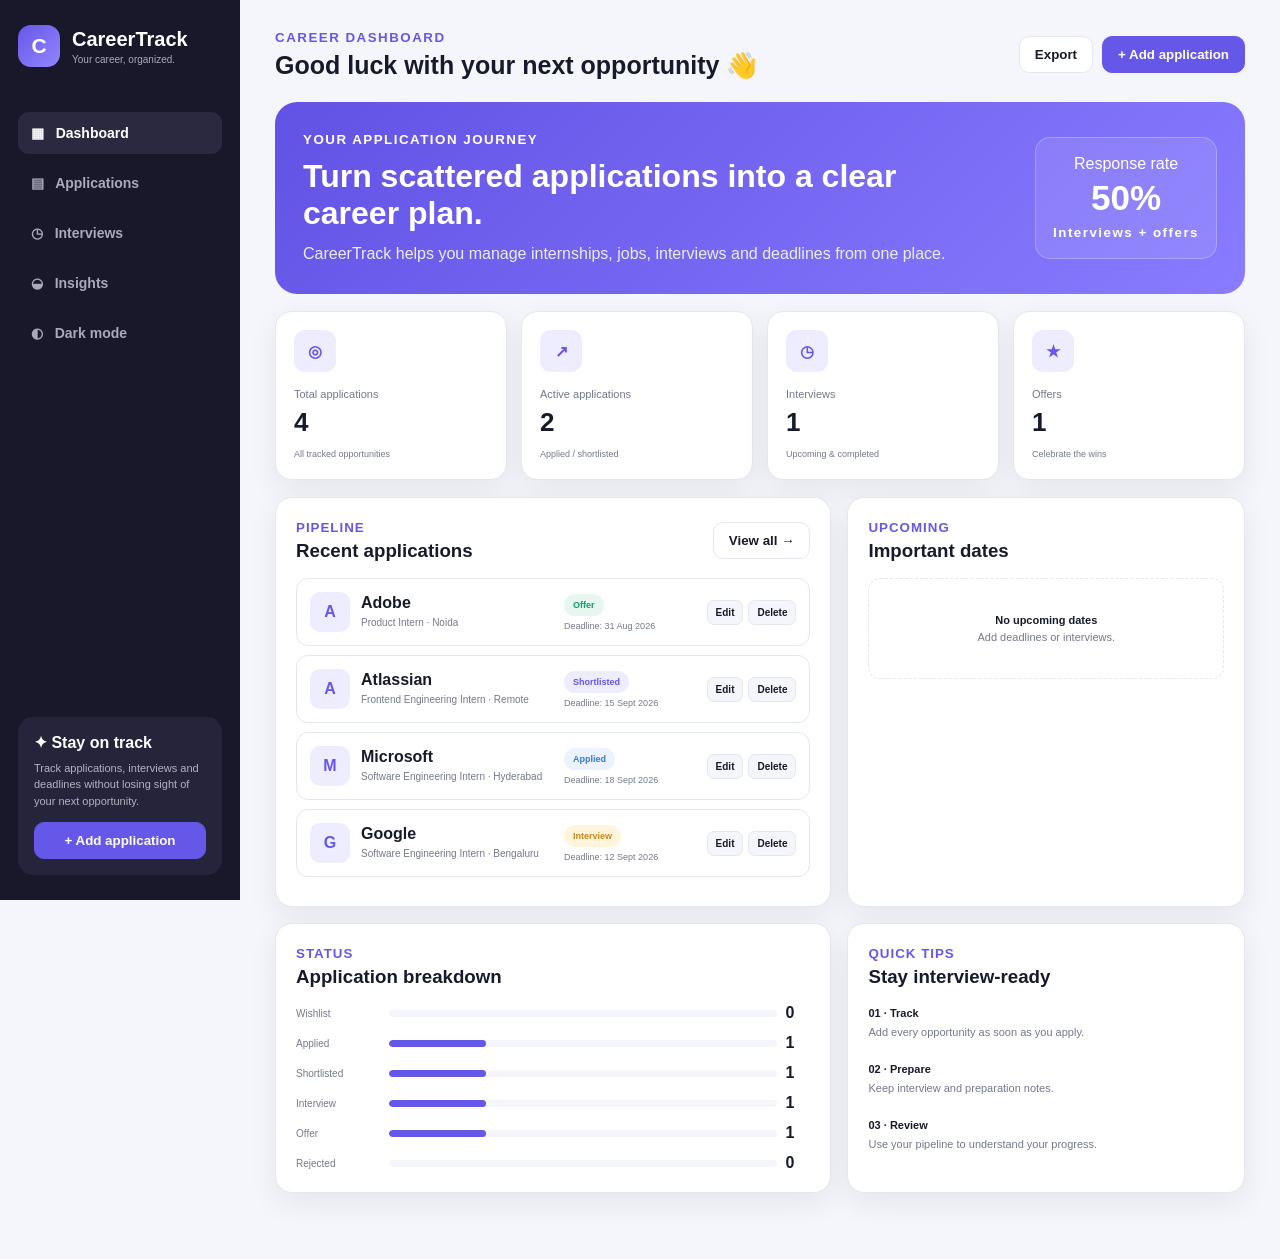
<file: index.html>
<!DOCTYPE html>
<html lang="en">
<head>
<meta charset="UTF-8">
<meta name="viewport" content="width=device-width, initial-scale=1.0">
<title>CareerTrack</title>

<link rel="stylesheet" href="style.css">
</head>

<body>

<aside class="sidebar">

    <div class="logo">
        <div class="logo-icon">C</div>
        <div>
            <h2>CareerTrack</h2>
            <p>Your career, organized.</p>
        </div>
    </div>

    <nav class="nav">

        <button class="active" onclick="showPage('dashboard', this)">
            ▦ &nbsp; Dashboard
        </button>

        <button onclick="showPage('applications', this)">
            ▤ &nbsp; Applications
        </button>

        <button onclick="showPage('interviews', this)">
            ◷ &nbsp; Interviews
        </button>

        <button onclick="showPage('insights', this)">
            ◒ &nbsp; Insights
        </button>

        <button onclick="toggleDarkMode()">
            ◐ &nbsp; Dark mode
        </button>

    </nav>

    <div class="sidebar-bottom">
        <strong>✦ Stay on track</strong>
        <p>
            Track applications, interviews and deadlines
            without losing sight of your next opportunity.
        </p>

        <button class="btn btn-primary" style="width:100%"
                onclick="openModal()">
            + Add application
        </button>
    </div>

</aside>

<main class="main">

    <header class="header">

        <div>
            <small>CAREER DASHBOARD</small>
            <h1 id="pageHeading">
                Good luck with your next opportunity 👋
            </h1>
        </div>

        <div class="header-actions">

            <button class="btn" onclick="exportData()">
                Export
            </button>

            <button class="btn btn-primary" onclick="openModal()">
                + Add application
            </button>

        </div>

    </header>

    <section id="dashboard" class="page active">

        <div class="hero">

            <div>
                <small>YOUR APPLICATION JOURNEY</small>

                <h2>
                    Turn scattered applications
                    into a clear career plan.
                </h2>

                <p>
                    CareerTrack helps you manage internships,
                    jobs, interviews and deadlines from one place.
                </p>
            </div>

            <div class="response-box">
                Response rate
                <strong id="responseRate">0%</strong>
                <small>Interviews + offers</small>
            </div>

        </div>

        <div class="stats">

            <div class="stat">
                <div class="stat-icon">◎</div>
                <span>Total applications</span>
                <h3 id="totalApplications">0</h3>
                <small>All tracked opportunities</small>
            </div>

            <div class="stat">
                <div class="stat-icon">↗</div>
                <span>Active applications</span>
                <h3 id="activeApplications">0</h3>
                <small>Applied / shortlisted</small>
            </div>

            <div class="stat">
                <div class="stat-icon">◷</div>
                <span>Interviews</span>
                <h3 id="totalInterviews">0</h3>
                <small>Upcoming & completed</small>
            </div>

            <div class="stat">
                <div class="stat-icon">★</div>
                <span>Offers</span>
                <h3 id="totalOffers">0</h3>
                <small>Celebrate the wins</small>
            </div>

        </div>

        <div class="grid">

            <div class="panel">

                <div class="panel-header">
                    <div>
                        <small>PIPELINE</small>
                        <h3>Recent applications</h3>
                    </div>

                    <button class="btn"
                            onclick="showPage('applications')">
                        View all →
                    </button>
                </div>

                <div id="recentApplications"></div>

            </div>

            <div class="panel">

                <div class="panel-header">
                    <div>
                        <small>UPCOMING</small>
                        <h3>Important dates</h3>
                    </div>
                </div>

                <div id="upcomingDates" class="timeline"></div>

            </div>

        </div>

        <div class="grid">

            <div class="panel">

                <div class="panel-header">
                    <div>
                        <small>STATUS</small>
                        <h3>Application breakdown</h3>
                    </div>
                </div>

                <div id="statusBreakdown" class="breakdown"></div>

            </div>

            <div class="panel">

                <div class="panel-header">
                    <div>
                        <small>QUICK TIPS</small>
                        <h3>Stay interview-ready</h3>
                    </div>
                </div>

                <p style="color:var(--muted);font-size:11px;line-height:1.7">
                    <b style="color:var(--text)">01 · Track</b><br>
                    Add every opportunity as soon as you apply.
                    <br><br>

                    <b style="color:var(--text)">02 · Prepare</b><br>
                    Keep interview and preparation notes.
                    <br><br>

                    <b style="color:var(--text)">03 · Review</b><br>
                    Use your pipeline to understand your progress.
                </p>

            </div>

        </div>

    </section>

    <section id="applications" class="page">

        <div class="page-title">

            <div>
                <small>APPLICATIONS</small>
                <h2>Every opportunity, in one place.</h2>
            </div>

            <button class="btn btn-primary" onclick="openModal()">
                + Add application
            </button>

        </div>

        <div class="toolbar">

            <input id="searchInput"
                   type="text"
                   placeholder="Search company, role or location..."
                   oninput="renderApplications()">

            <select id="statusFilter" onchange="renderApplications()">
                <option value="all">All statuses</option>
                <option>Wishlist</option>
                <option>Applied</option>
                <option>Shortlisted</option>
                <option>Interview</option>
                <option>Offer</option>
                <option>Rejected</option>
            </select>

            <select id="sortFilter" onchange="renderApplications()">
                <option value="newest">Newest first</option>
                <option value="deadline">Nearest deadline</option>
                <option value="company">Company A-Z</option>
            </select>

        </div>

        <div id="allApplications"></div>

    </section>

    <section id="interviews" class="page">

        <div class="page-title">
            <div>
                <small>INTERVIEWS</small>
                <h2>Prepare for the moments that matter.</h2>
            </div>
        </div>

        <div id="interviewCards" class="interview-grid"></div>

    </section>

    <section id="insights" class="page">

        <div class="page-title">
            <div>
                <small>INSIGHTS</small>
                <h2>Understand your application journey.</h2>
            </div>
        </div>

        <div class="insight-grid">

            <div class="panel">

                <div class="panel-header">
                    <div>
                        <small>CONVERSION</small>
                        <h3>Application funnel</h3>
                    </div>
                </div>

                <div id="funnel" class="funnel"></div>

            </div>

            <div class="panel">

                <div class="panel-header">
                    <div>
                        <small>SUMMARY</small>
                        <h3>CareerTrack snapshot</h3>
                    </div>
                </div>

                <div id="snapshot"></div>

            </div>

        </div>

    </section>

</main>
<!-- APPLICATION FORM MODAL -->

<div id="modalOverlay"
     class="modal-overlay"
     onclick="closeOnOutside(event)">

    <div class="modal">

        <div class="modal-header">

            <div>
                <small>APPLICATION DETAILS</small>
                <h2 id="modalTitle">Add a new application</h2>
            </div>

            <button class="close" onclick="closeModal()">✕</button>

        </div>

        <form id="applicationForm" onsubmit="saveApplication(event)">

            <input type="hidden" id="applicationId">

            <div class="form-grid">

                <div class="form-group">
                    <label>Company *</label>
                    <input id="company" required placeholder="e.g. Google">
                </div>

                <div class="form-group">
                    <label>Role *</label>
                    <input id="role" required placeholder="e.g. Software Engineering Intern">
                </div>

                <div class="form-group">
                    <label>Location</label>
                    <input id="location" placeholder="e.g. Bengaluru / Remote">
                </div>

                <div class="form-group">
                    <label>Status *</label>
                    <select id="status">
                        <option>Wishlist</option>
                        <option selected>Applied</option>
                        <option>Shortlisted</option>
                        <option>Interview</option>
                        <option>Offer</option>
                        <option>Rejected</option>
                    </select>
                </div>

                <div class="form-group">
                    <label>Applied date</label>
                    <input id="appliedDate" type="date">
                </div>

                <div class="form-group">
                    <label>Deadline</label>
                    <input id="deadline" type="date">
                </div>

                <div class="form-group">
                    <label>Interview date</label>
                    <input id="interviewDate" type="datetime-local">
                </div>

                <div class="form-group">
                    <label>Job link</label>
                    <input id="jobLink" type="url" placeholder="https://...">
                </div>

                <div class="form-group full">
                    <label>Notes</label>
                    <textarea id="notes" rows="4"
                        placeholder="Recruiter, interview rounds, preparation notes..."></textarea>
                </div>

            </div>

            <div class="modal-actions">

                <button type="button" class="btn" onclick="closeModal()">
                    Cancel
                </button>

                <button type="submit" class="btn btn-primary">
                    Save application
                </button>

            </div>

        </form>

    </div>

</div>

<div id="toast" class="toast"></div>

<script src="script.js"></script>

</body>
</html>
</file>
<file: style.css>
* {
    margin: 0;
    padding: 0;
    box-sizing: border-box;
}

:root {
    --bg: #f5f6fb;
    --card: #ffffff;
    --text: #171a2b;
    --muted: #74798b;
    --border: #e5e7ef;
    --primary: #6557e8;
    --primary-light: #eeecff;
    --success: #159a68;
    --success-light: #e7f7ef;
    --warning: #c98618;
    --warning-light: #fff4dc;
    --danger: #d95353;
    --danger-light: #ffebeb;
    --blue: #317bd5;
    --blue-light: #eaf3ff;
    --shadow: 0 10px 30px rgba(20, 23, 45, 0.07);
}

body.dark {
    --bg: #10111a;
    --card: #191b27;
    --text: #f4f5fb;
    --muted: #9b9eae;
    --border: #2c2f3d;
    --primary-light: #292552;
    --success-light: #17372b;
    --warning-light: #3c3019;
    --danger-light: #3b2020;
    --blue-light: #192e48;
    --shadow: none;
}

body {
    font-family: Arial, Helvetica, sans-serif;
    background: var(--bg);
    color: var(--text);
    min-height: 100vh;
}

.sidebar {
    width: 240px;
    position: fixed;
    left: 0;
    top: 0;
    bottom: 0;
    background: #19182b;
    color: white;
    padding: 25px 18px;
    z-index: 10;
}

.logo {
    display: flex;
    align-items: center;
    gap: 12px;
    margin-bottom: 45px;
}

.logo-icon {
    width: 42px;
    height: 42px;
    background: linear-gradient(135deg, #6757e8, #9186ff);
    border-radius: 13px;
    display: grid;
    place-items: center;
    font-size: 21px;
    font-weight: bold;
}

.logo h2 {
    font-size: 20px;
}

.logo p {
    color: #aaa9ba;
    font-size: 10px;
    margin-top: 3px;
}

.nav {
    display: flex;
    flex-direction: column;
    gap: 8px;
}

.nav button {
    width: 100%;
    border: none;
    background: transparent;
    color: #aaa9ba;
    text-align: left;
    padding: 13px;
    border-radius: 11px;
    cursor: pointer;
    font-size: 14px;
    font-weight: bold;
}

.nav button:hover,
.nav button.active {
    background: #2b2940;
    color: white;
}

.sidebar-bottom {
    position: absolute;
    left: 18px;
    right: 18px;
    bottom: 25px;
    background: #25243b;
    padding: 16px;
    border-radius: 15px;
}

.sidebar-bottom p {
    color: #b3b2c2;
    font-size: 11px;
    line-height: 1.5;
    margin: 8px 0 13px;
}

.main {
    margin-left: 240px;
    padding: 28px 35px 50px;
}

.header {
    display: flex;
    justify-content: space-between;
    align-items: center;
    margin-bottom: 22px;
}

.header small {
    color: var(--primary);
    font-weight: bold;
    letter-spacing: 1.5px;
}

.header h1 {
    font-size: 25px;
    margin-top: 5px;
}

.header-actions {
    display: flex;
    gap: 9px;
}

button {
    font-family: inherit;
}

.btn {
    padding: 10px 15px;
    border-radius: 10px;
    border: 1px solid var(--border);
    background: var(--card);
    color: var(--text);
    font-weight: bold;
    cursor: pointer;
}

.btn:hover {
    transform: translateY(-1px);
}

.btn-primary {
    background: var(--primary);
    color: white;
    border-color: var(--primary);
}

.hero {
    background: linear-gradient(135deg, #6252e5, #897cff);
    color: white;
    border-radius: 22px;
    padding: 28px;
    display: flex;
    justify-content: space-between;
    align-items: center;
    gap: 25px;
    margin-bottom: 17px;
}

.hero small {
    letter-spacing: 1.5px;
    font-weight: bold;
}

.hero h2 {
    font-size: 32px;
    max-width: 650px;
    margin: 10px 0;
}

.hero p {
    max-width: 650px;
    color: #eeeefe;
    line-height: 1.5;
}

.response-box {
    min-width: 145px;
    text-align: center;
    padding: 17px;
    border: 1px solid rgba(255,255,255,.25);
    background: rgba(255,255,255,.1);
    border-radius: 15px;
}

.response-box strong {
    display: block;
    font-size: 35px;
    margin: 5px;
}

.stats {
    display: grid;
    grid-template-columns: repeat(4, 1fr);
    gap: 14px;
    margin-bottom: 17px;
}

.stat {
    background: var(--card);
    border: 1px solid var(--border);
    border-radius: 16px;
    padding: 18px;
    box-shadow: var(--shadow);
}

.stat-icon {
    width: 42px;
    height: 42px;
    display: grid;
    place-items: center;
    background: var(--primary-light);
    color: var(--primary);
    border-radius: 11px;
    font-weight: bold;
    margin-bottom: 12px;
}

.stat span {
    color: var(--muted);
    font-size: 11px;
}

.stat h3 {
    font-size: 26px;
    margin: 5px 0;
}

.stat small {
    color: var(--muted);
    font-size: 9px;
}

.grid {
    display: grid;
    grid-template-columns: 1.4fr 1fr;
    gap: 16px;
    margin-bottom: 16px;
}

.panel {
    background: var(--card);
    border: 1px solid var(--border);
    border-radius: 17px;
    padding: 20px;
    box-shadow: var(--shadow);
}

.panel-header {
    display: flex;
    justify-content: space-between;
    align-items: center;
    margin-bottom: 16px;
}

.panel-header small {
    color: var(--primary);
    font-weight: bold;
    letter-spacing: 1px;
}

.panel-header h3 {
    margin-top: 4px;
}

.application {
    display: grid;
    grid-template-columns: 1.5fr .8fr auto;
    gap: 15px;
    align-items: center;
    border: 1px solid var(--border);
    border-radius: 12px;
    padding: 13px;
    margin-bottom: 9px;
}

.company {
    display: flex;
    gap: 11px;
    align-items: center;
    min-width: 0;
}

.company-logo {
    width: 40px;
    height: 40px;
    flex-shrink: 0;
    background: var(--primary-light);
    color: var(--primary);
    border-radius: 10px;
    display: grid;
    place-items: center;
    font-weight: bold;
}

.company-info strong {
    display: block;
}

.company-info span {
    color: var(--muted);
    font-size: 10px;
}

.badge {
    display: inline-block;
    padding: 6px 9px;
    border-radius: 50px;
    font-size: 9px;
    font-weight: bold;
}

.badge.Wishlist { background: #eff0f4; color: #697080; }
.badge.Applied { background: var(--blue-light); color: var(--blue); }
.badge.Shortlisted { background: var(--primary-light); color: var(--primary); }
.badge.Interview { background: var(--warning-light); color: var(--warning); }
.badge.Offer { background: var(--success-light); color: var(--success); }
.badge.Rejected { background: var(--danger-light); color: var(--danger); }

.application-meta small {
    display: block;
    color: var(--muted);
    font-size: 9px;
    margin-top: 5px;
}

.row-actions {
    display: flex;
    gap: 5px;
}

.mini-btn {
    border: 1px solid var(--border);
    background: var(--bg);
    color: var(--text);
    border-radius: 7px;
    padding: 6px 8px;
    cursor: pointer;
    font-size: 10px;
    font-weight: bold;
}

.timeline {
    display: flex;
    flex-direction: column;
    gap: 14px;
}

.timeline-item {
    display: grid;
    grid-template-columns: 48px 1fr;
    gap: 10px;
}

.date {
    text-align: center;
    background: var(--bg);
    border: 1px solid var(--border);
    border-radius: 10px;
    padding: 7px;
}

.date strong {
    display: block;
    font-size: 17px;
}

.date small {
    color: var(--muted);
    font-size: 8px;
}

.timeline-item strong {
    font-size: 11px;
}

.timeline-item p {
    color: var(--muted);
    font-size: 10px;
    margin-top: 4px;
}

.breakdown {
    display: flex;
    flex-direction: column;
    gap: 12px;
}

.break-row {
    display: grid;
    grid-template-columns: 85px 1fr 25px;
    gap: 8px;
    align-items: center;
}

.break-row span {
    color: var(--muted);
    font-size: 10px;
}

.progress {
    height: 7px;
    background: var(--bg);
    border-radius: 20px;
    overflow: hidden;
}

.progress i {
    display: block;
    height: 100%;
    background: var(--primary);
    border-radius: 20px;
}

.page {
    display: none;
}

.page.active {
    display: block;
}

.page-title {
    display: flex;
    justify-content: space-between;
    align-items: end;
    margin-bottom: 17px;
}

.page-title small {
    color: var(--primary);
    font-weight: bold;
    letter-spacing: 1px;
}

.page-title h2 {
    font-size: 27px;
    margin-top: 5px;
}

.toolbar {
    display: grid;
    grid-template-columns: 1fr 180px 180px;
    gap: 9px;
    margin-bottom: 14px;
}

input, select, textarea {
    width: 100%;
    padding: 11px;
    border: 1px solid var(--border);
    border-radius: 9px;
    background: var(--card);
    color: var(--text);
    outline: none;
}

input:focus, select:focus, textarea:focus {
    border-color: var(--primary);
}

.interview-grid {
    display: grid;
    grid-template-columns: repeat(2, 1fr);
    gap: 15px;
}

.interview-card {
    background: var(--card);
    border: 1px solid var(--border);
    border-radius: 16px;
    padding: 20px;
    box-shadow: var(--shadow);
}

.interview-card h3 {
    margin: 15px 0 5px;
}

.interview-card .date-text {
    color: var(--primary);
    font-weight: bold;
    font-size: 13px;
}

.interview-card p {
    color: var(--muted);
    font-size: 11px;
    margin-top: 9px;
    line-height: 1.5;
}

.insight-grid {
    display: grid;
    grid-template-columns: 1fr 1fr;
    gap: 16px;
}

.funnel {
    display: flex;
    flex-direction: column;
    gap: 15px;
}

.funnel-row {
    display: grid;
    grid-template-columns: 90px 1fr 25px;
    gap: 8px;
    align-items: center;
}

.funnel-row span {
    color: var(--muted);
    font-size: 10px;
}

.funnel-bar {
    height: 25px;
    background: var(--bg);
    border-radius: 6px;
    overflow: hidden;
}

.funnel-bar i {
    display: block;
    height: 100%;
    background: linear-gradient(90deg, var(--primary), #9187ff);
}

.snapshot-row {
    display: flex;
    justify-content: space-between;
    padding: 13px 0;
    border-bottom: 1px solid var(--border);
    font-size: 11px;
}

.snapshot-row span {
    color: var(--muted);
}

.empty {
    text-align: center;
    padding: 35px;
    border: 1px dashed var(--border);
    border-radius: 12px;
    color: var(--muted);
    font-size: 11px;
}

.empty strong {
    display: block;
    color: var(--text);
    margin-bottom: 5px;
}

.modal-overlay {
    position: fixed;
    inset: 0;
    background: rgba(10,12,20,.72);
    display: none;
    align-items: center;
    justify-content: center;
    padding: 20px;
    z-index: 100;
}

.modal-overlay.show {
    display: flex;
}

.modal {
    background: var(--card);
    color: var(--text);
    width: min(700px, 100%);
    max-height: 92vh;
    overflow-y: auto;
    border-radius: 20px;
    padding: 24px;
}

.modal-header {
    display: flex;
    justify-content: space-between;
    margin-bottom: 20px;
}

.modal-header small {
    color: var(--primary);
    font-weight: bold;
    letter-spacing: 1px;
}

.modal-header h2 {
    margin-top: 5px;
}

.close {
    width: 35px;
    height: 35px;
    border: 1px solid var(--border);
    background: var(--card);
    color: var(--text);
    border-radius: 9px;
    cursor: pointer;
}

.form-grid {
    display: grid;
    grid-template-columns: 1fr 1fr;
    gap: 14px;
}

.form-group label {
    display: block;
    font-size: 10px;
    font-weight: bold;
    color: var(--muted);
    margin-bottom: 6px;
}

.full {
    grid-column: 1 / -1;
}

.modal-actions {
    display: flex;
    justify-content: flex-end;
    gap: 8px;
    margin-top: 18px;
}

.toast {
    position: fixed;
    right: 20px;
    bottom: 20px;
    background: #171925;
    color: white;
    padding: 12px 16px;
    border-radius: 10px;
    font-size: 11px;
    font-weight: bold;
    opacity: 0;
    pointer-events: none;
    transition: .25s;
    z-index: 200;
}

.toast.show {
    opacity: 1;
}

@media (max-width: 1000px) {
    .stats {
        grid-template-columns: repeat(2, 1fr);
    }

    .grid, .insight-grid {
        grid-template-columns: 1fr;
    }
}

@media (max-width: 750px) {
    .sidebar {
        position: relative;
        width: 100%;
        height: auto;
    }

    .sidebar-bottom {
        display: none;
    }

    .main {
        margin-left: 0;
        padding: 20px;
    }

    .header {
        align-items: flex-start;
    }

    .hero {
        flex-direction: column;
        align-items: stretch;
    }

    .stats {
        grid-template-columns: 1fr 1fr;
    }

    .application {
        grid-template-columns: 1fr;
    }

    .toolbar {
        grid-template-columns: 1fr;
    }

    .interview-grid {
        grid-template-columns: 1fr;
    }

    .form-grid {
        grid-template-columns: 1fr;
    }

    .full {
        grid-column: auto;
    }
}
</file>
